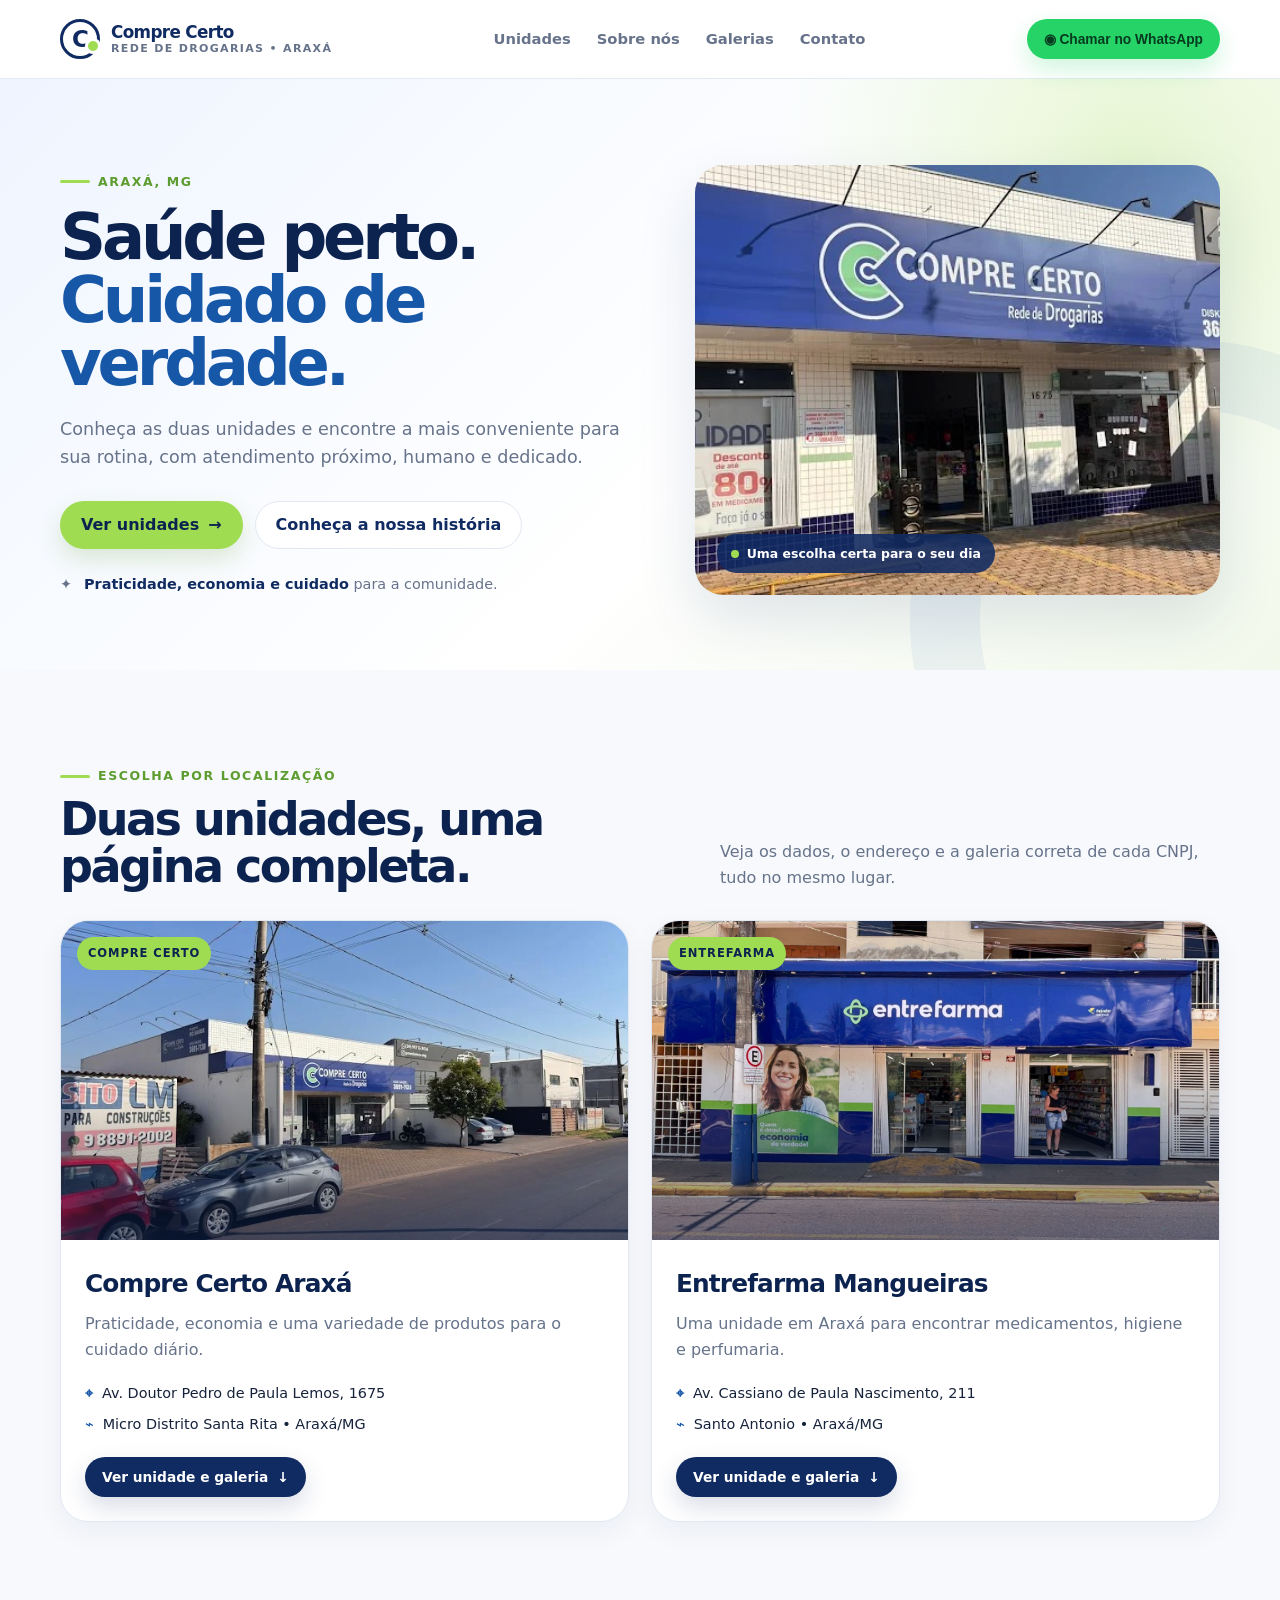
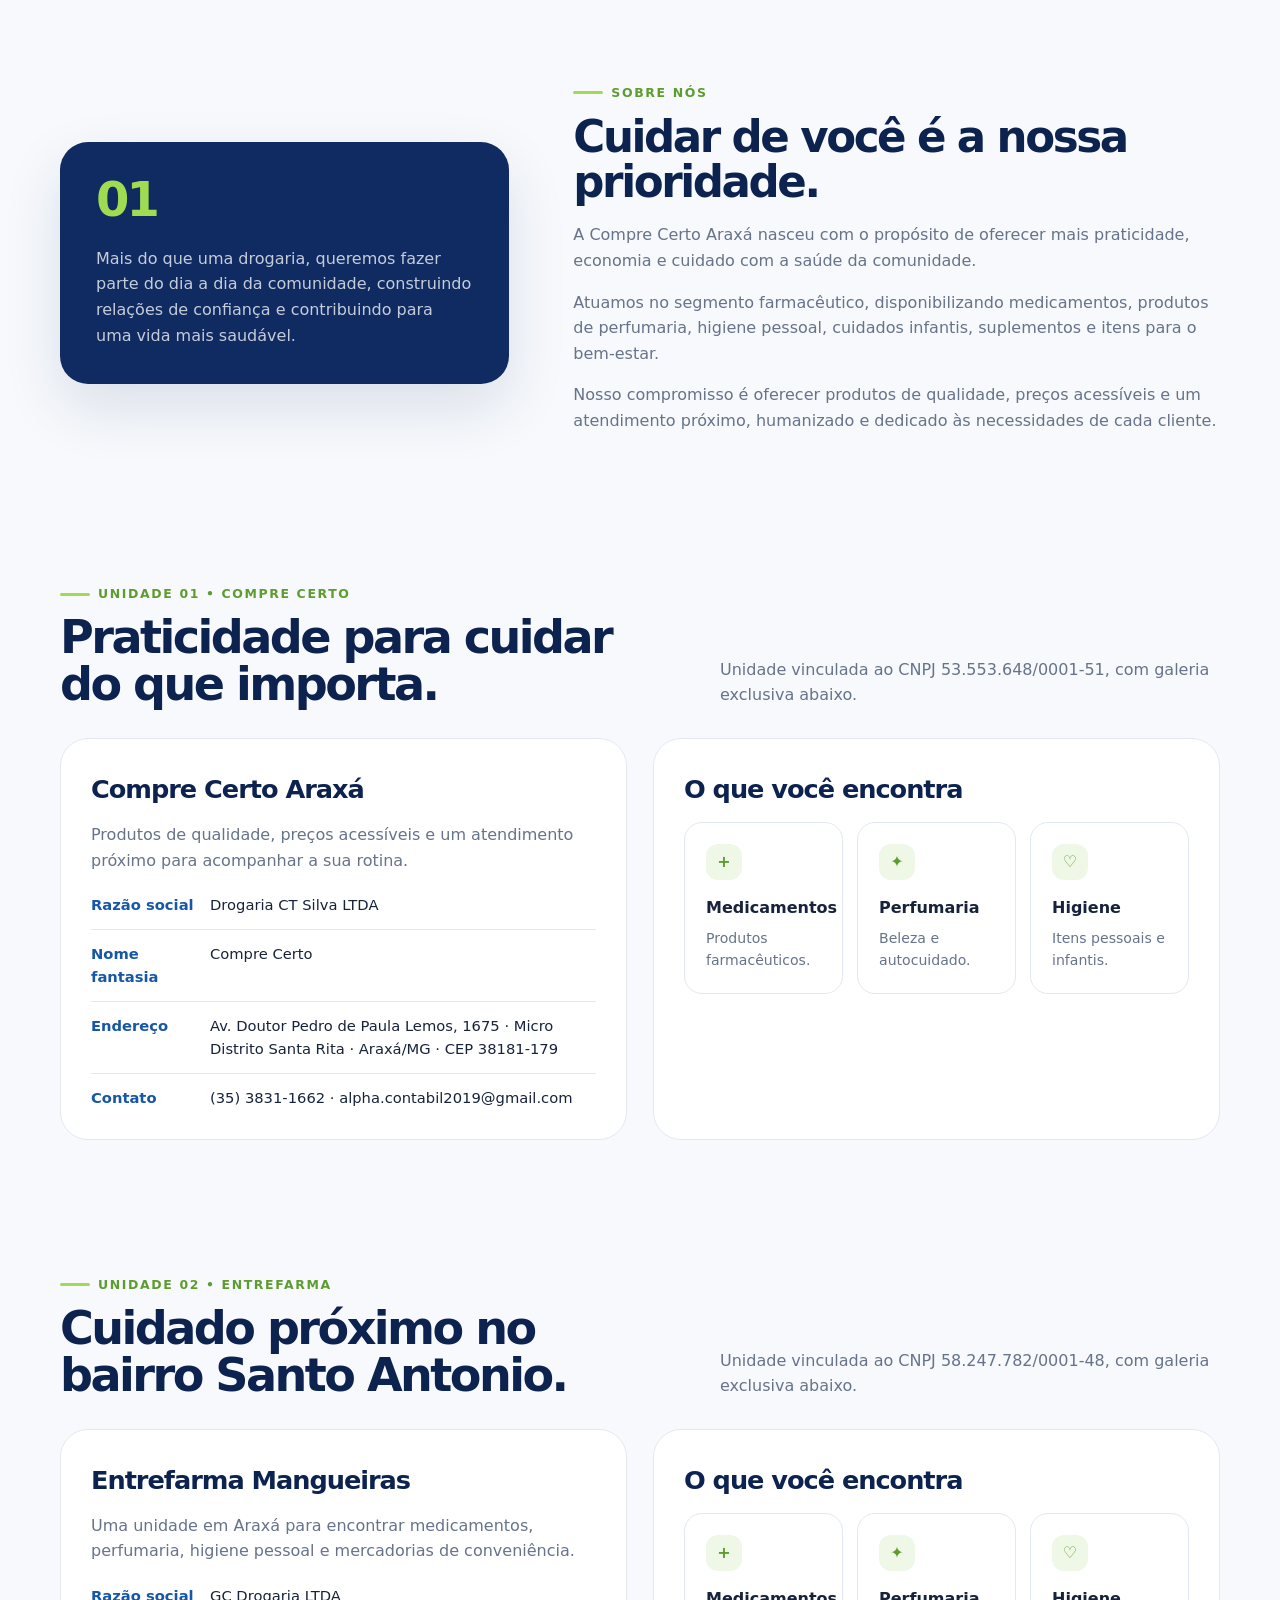
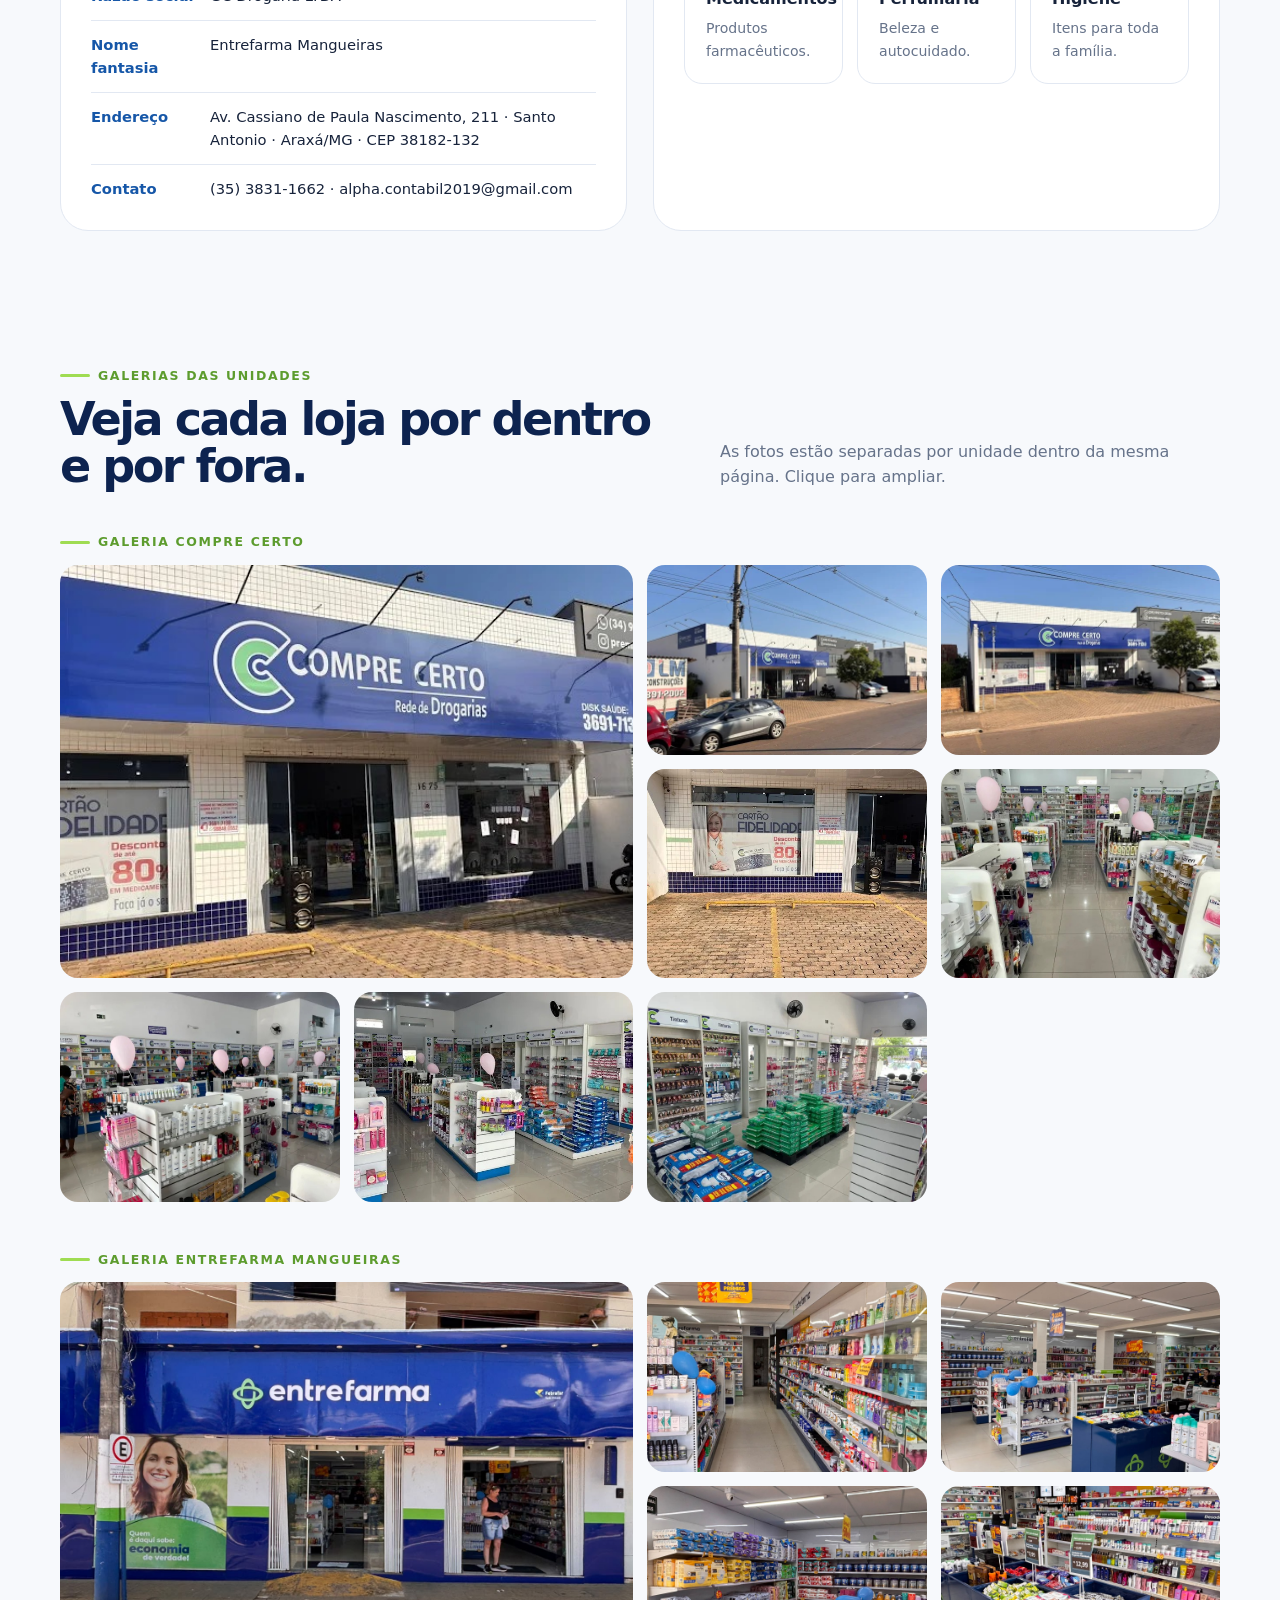
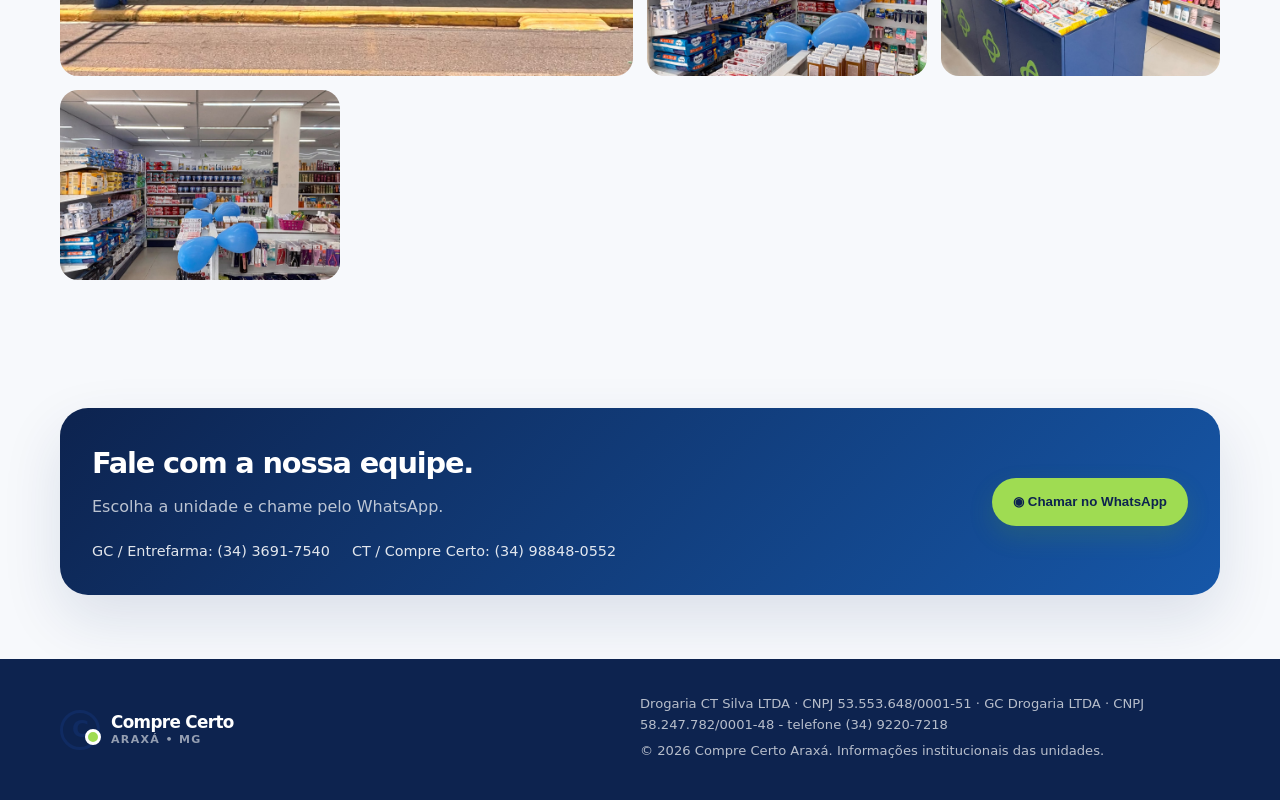
<file: index.html>
<!doctype html>
<html lang="pt-BR">
<head>
  <meta charset="utf-8">
  <meta name="viewport" content="width=device-width, initial-scale=1">
  <title>Compre Certo Araxá | Nossas unidades</title>
  <meta name="description" content="Conheça as unidades Compre Certo e Entrefarma em Araxá. Endereços, informações e galerias das duas drogarias.">
  <link rel="canonical" href="https://comprecertoanaantonia.com.br/">
  <meta property="og:type" content="website">
  <meta property="og:url" content="https://comprecertoanaantonia.com.br/">
  <meta property="og:title" content="Compre Certo Araxá | Nossas unidades">
  <meta property="og:description" content="Duas unidades em Araxá para cuidar da sua saúde com praticidade e atenção.">
  <meta property="og:image" content="https://comprecertoanaantonia.com.br/img/compre-certo-fachada-03.jpg">
  <link rel="icon" href="img/favicon.svg" type="image/svg+xml">
  <link rel="stylesheet" href="style.css">
</head>
<body>
  <header class="site-header"><div class="nav-wrap"><a class="brand" href="#inicio" aria-label="Compre Certo Araxá - início"><span class="brand-mark">C</span><span class="brand-copy"><span class="brand-name">Compre Certo</span><span class="brand-sub">Rede de drogarias • Araxá</span></span></a><button class="nav-toggle" data-menu-toggle aria-label="Abrir menu" aria-expanded="false">☰</button><nav class="nav-links" data-nav aria-label="Navegação principal"><a href="#unidades">Unidades</a><a href="#sobre">Sobre nós</a><a href="#galerias">Galerias</a><a href="#contato">Contato</a></nav><div class="whatsapp-picker" data-whatsapp-picker><button class="button small whatsapp-button" type="button" data-whatsapp-toggle aria-haspopup="menu" aria-expanded="false">◉ Chamar no WhatsApp</button><div class="whatsapp-menu" data-whatsapp-menu hidden><a href="https://wa.me/553436917540?text=Ol%C3%A1%2C%20quero%20falar%20com%20a%20unidade%20GC%20-%20Entrefarma%20Mangueiras." target="_blank" rel="noopener noreferrer">GC / Entrefarma Mangueiras<small>(34) 3691-7540</small></a><a href="https://wa.me/5534988480552?text=Ol%C3%A1%2C%20quero%20falar%20com%20a%20unidade%20CT%20-%20Compre%20Certo." target="_blank" rel="noopener noreferrer">CT / Compre Certo<small>(34) 98848-0552</small></a></div></div></div></header>

  <main>
    <section class="hero" id="inicio"><div class="container hero-grid"><div><span class="eyebrow">Araxá, MG</span><h1>Saúde perto. <span>Cuidado de verdade.</span></h1><p>Conheça as duas unidades e encontre a mais conveniente para sua rotina, com atendimento próximo, humano e dedicado.</p><div class="hero-actions"><a class="button secondary" href="#unidades">Ver unidades <span aria-hidden="true">→</span></a><a class="button ghost" href="#sobre">Conheça a nossa história</a></div><div class="hero-note"><span aria-hidden="true">✦</span><span><strong>Praticidade, economia e cuidado</strong> para a comunidade.</span></div></div><div class="hero-photo"><img src="img/compre-certo-fachada-03.jpg" alt="Fachada da unidade Compre Certo em Araxá" loading="eager"><span class="photo-tag">Uma escolha certa para o seu dia</span></div></div></section>

    <section class="section" id="unidades"><div class="container"><div class="section-head"><div><span class="eyebrow">Escolha por localização</span><h2>Duas unidades, uma página completa.</h2></div><p>Veja os dados, o endereço e a galeria correta de cada CNPJ, tudo no mesmo lugar.</p></div><div class="unit-grid">
      <article class="unit-card"><div class="unit-card-image"><span class="unit-badge">Compre Certo</span><img src="img/compre-certo-fachada-01.jpg" alt="Fachada da unidade Compre Certo" loading="lazy"></div><div class="unit-card-body"><h3>Compre Certo Araxá</h3><p>Praticidade, economia e uma variedade de produtos para o cuidado diário.</p><div class="unit-meta"><span><b>⌖</b> Av. Doutor Pedro de Paula Lemos, 1675</span><span><b>⌁</b> Micro Distrito Santa Rita • Araxá/MG</span></div><a class="button small" href="#compre-certo">Ver unidade e galeria <span aria-hidden="true">↓</span></a></div></article>
      <article class="unit-card"><div class="unit-card-image"><span class="unit-badge">Entrefarma</span><img src="img/entrefarma-fachada-01.jpg" alt="Fachada da unidade Entrefarma Mangueiras" loading="lazy"></div><div class="unit-card-body"><h3>Entrefarma Mangueiras</h3><p>Uma unidade em Araxá para encontrar medicamentos, higiene e perfumaria.</p><div class="unit-meta"><span><b>⌖</b> Av. Cassiano de Paula Nascimento, 211</span><span><b>⌁</b> Santo Antonio • Araxá/MG</span></div><a class="button small" href="#entrefarma">Ver unidade e galeria <span aria-hidden="true">↓</span></a></div></article>
    </div></div></section>

    <section class="section compact" id="sobre"><div class="container about-grid"><div class="about-card"><strong>01</strong><p>Mais do que uma drogaria, queremos fazer parte do dia a dia da comunidade, construindo relações de confiança e contribuindo para uma vida mais saudável.</p></div><div class="about-copy"><span class="eyebrow">Sobre nós</span><h2>Cuidar de você é a nossa prioridade.</h2><p>A Compre Certo Araxá nasceu com o propósito de oferecer mais praticidade, economia e cuidado com a saúde da comunidade.</p><p>Atuamos no segmento farmacêutico, disponibilizando medicamentos, produtos de perfumaria, higiene pessoal, cuidados infantis, suplementos e itens para o bem-estar.</p><p>Nosso compromisso é oferecer produtos de qualidade, preços acessíveis e um atendimento próximo, humanizado e dedicado às necessidades de cada cliente.</p></div></div></section>

    <section class="section compact" id="compre-certo"><div class="container"><div class="section-head"><div><span class="eyebrow">Unidade 01 • Compre Certo</span><h2>Praticidade para cuidar do que importa.</h2></div><p>Unidade vinculada ao CNPJ 53.553.648/0001-51, com galeria exclusiva abaixo.</p></div><div class="split-grid"><article class="info-card"><h2>Compre Certo Araxá</h2><p>Produtos de qualidade, preços acessíveis e um atendimento próximo para acompanhar a sua rotina.</p><div class="facts"><div class="fact"><strong>Razão social</strong><span>Drogaria CT Silva LTDA</span></div><div class="fact"><strong>Nome fantasia</strong><span>Compre Certo</span></div><div class="fact"><strong>Endereço</strong><span>Av. Doutor Pedro de Paula Lemos, 1675 · Micro Distrito Santa Rita · Araxá/MG · CEP 38181-179</span></div><div class="fact"><strong>Contato</strong><span>(35) 3831-1662 · alpha.contabil2019@gmail.com</span></div></div></article><article class="info-card"><h2>O que você encontra</h2><div class="category-grid"><div class="category"><div class="category-icon">+</div><h3>Medicamentos</h3><p>Produtos farmacêuticos.</p></div><div class="category"><div class="category-icon">✦</div><h3>Perfumaria</h3><p>Beleza e autocuidado.</p></div><div class="category"><div class="category-icon">♡</div><h3>Higiene</h3><p>Itens pessoais e infantis.</p></div></div></article></div></div></section>

    <section class="section compact" id="entrefarma"><div class="container"><div class="section-head"><div><span class="eyebrow">Unidade 02 • Entrefarma</span><h2>Cuidado próximo no bairro Santo Antonio.</h2></div><p>Unidade vinculada ao CNPJ 58.247.782/0001-48, com galeria exclusiva abaixo.</p></div><div class="split-grid"><article class="info-card"><h2>Entrefarma Mangueiras</h2><p>Uma unidade em Araxá para encontrar medicamentos, perfumaria, higiene pessoal e mercadorias de conveniência.</p><div class="facts"><div class="fact"><strong>Razão social</strong><span>GC Drogaria LTDA</span></div><div class="fact"><strong>Nome fantasia</strong><span>Entrefarma Mangueiras</span></div><div class="fact"><strong>Endereço</strong><span>Av. Cassiano de Paula Nascimento, 211 · Santo Antonio · Araxá/MG · CEP 38182-132</span></div><div class="fact"><strong>Contato</strong><span>(35) 3831-1662 · alpha.contabil2019@gmail.com</span></div></div></article><article class="info-card"><h2>O que você encontra</h2><div class="category-grid"><div class="category"><div class="category-icon">+</div><h3>Medicamentos</h3><p>Produtos farmacêuticos.</p></div><div class="category"><div class="category-icon">✦</div><h3>Perfumaria</h3><p>Beleza e autocuidado.</p></div><div class="category"><div class="category-icon">♡</div><h3>Higiene</h3><p>Itens para toda a família.</p></div></div></article></div></div></section>

    <section class="section compact" id="galerias"><div class="container"><div class="section-head"><div><span class="eyebrow">Galerias das unidades</span><h2>Veja cada loja por dentro e por fora.</h2></div><p>As fotos estão separadas por unidade dentro da mesma página. Clique para ampliar.</p></div><h3 class="eyebrow">Galeria Compre Certo</h3><div class="gallery" aria-label="Galeria da unidade Compre Certo"><button class="gallery-item" data-gallery-item data-full="img/compre-certo-fachada-03.jpg" data-caption="Fachada da unidade Compre Certo"><img src="img/compre-certo-fachada-03.jpg" alt="Fachada da unidade Compre Certo" loading="lazy"></button><button class="gallery-item" data-gallery-item data-full="img/compre-certo-fachada-01.jpg" data-caption="Fachada da unidade Compre Certo"><img src="img/compre-certo-fachada-01.jpg" alt="Fachada da unidade Compre Certo" loading="lazy"></button><button class="gallery-item" data-gallery-item data-full="img/compre-certo-fachada-02.jpg" data-caption="Fachada da unidade Compre Certo"><img src="img/compre-certo-fachada-02.jpg" alt="Fachada da unidade Compre Certo" loading="lazy"></button><button class="gallery-item" data-gallery-item data-full="img/compre-certo-fachada-04.jpg" data-caption="Entrada da unidade Compre Certo"><img src="img/compre-certo-fachada-04.jpg" alt="Entrada da unidade Compre Certo" loading="lazy"></button><button class="gallery-item" data-gallery-item data-full="img/compre-certo-interior-01.jpg" data-caption="Área interna da unidade Compre Certo"><img src="img/compre-certo-interior-01.jpg" alt="Área interna da unidade Compre Certo" loading="lazy"></button><button class="gallery-item" data-gallery-item data-full="img/compre-certo-interior-02.jpg" data-caption="Produtos e corredores da unidade Compre Certo"><img src="img/compre-certo-interior-02.jpg" alt="Produtos e corredores da unidade Compre Certo" loading="lazy"></button><button class="gallery-item" data-gallery-item data-full="img/compre-certo-interior-03.jpg" data-caption="Área de perfumaria da unidade Compre Certo"><img src="img/compre-certo-interior-03.jpg" alt="Área de perfumaria da unidade Compre Certo" loading="lazy"></button><button class="gallery-item" data-gallery-item data-full="img/compre-certo-interior-04.jpg" data-caption="Área de higiene e cuidados da unidade Compre Certo"><img src="img/compre-certo-interior-04.jpg" alt="Área de higiene e cuidados da unidade Compre Certo" loading="lazy"></button></div><h3 class="eyebrow" style="margin-top:48px">Galeria Entrefarma Mangueiras</h3><div class="gallery" aria-label="Galeria da unidade Entrefarma Mangueiras"><button class="gallery-item" data-gallery-item data-full="img/entrefarma-fachada-01.jpg" data-caption="Fachada da unidade Entrefarma Mangueiras"><img src="img/entrefarma-fachada-01.jpg" alt="Fachada da unidade Entrefarma Mangueiras" loading="lazy"></button><button class="gallery-item" data-gallery-item data-full="img/entrefarma-interior-01.jpg" data-caption="Corredor da unidade Entrefarma Mangueiras"><img src="img/entrefarma-interior-01.jpg" alt="Corredor da unidade Entrefarma Mangueiras" loading="lazy"></button><button class="gallery-item" data-gallery-item data-full="img/entrefarma-interior-02.jpg" data-caption="Área interna da unidade Entrefarma Mangueiras"><img src="img/entrefarma-interior-02.jpg" alt="Área interna da unidade Entrefarma Mangueiras" loading="lazy"></button><button class="gallery-item" data-gallery-item data-full="img/entrefarma-interior-03.jpg" data-caption="Cuidados pessoais na unidade Entrefarma Mangueiras"><img src="img/entrefarma-interior-03.jpg" alt="Cuidados pessoais na unidade Entrefarma Mangueiras" loading="lazy"></button><button class="gallery-item" data-gallery-item data-full="img/entrefarma-interior-04.jpg" data-caption="Perfumaria da unidade Entrefarma Mangueiras"><img src="img/entrefarma-interior-04.jpg" alt="Perfumaria da unidade Entrefarma Mangueiras" loading="lazy"></button><button class="gallery-item" data-gallery-item data-full="img/entrefarma-interior-05.jpg" data-caption="Higiene e cuidados infantis na unidade Entrefarma Mangueiras"><img src="img/entrefarma-interior-05.jpg" alt="Higiene e cuidados infantis na unidade Entrefarma Mangueiras" loading="lazy"></button></div></div></section>

    <section class="section compact" id="contato"><div class="container"><div class="contact-band"><div class="contact-band-grid"><div><h2>Fale com a nossa equipe.</h2><p>Escolha a unidade e chame pelo WhatsApp.</p><div class="contact-data"><span>GC / Entrefarma: (34) 3691-7540</span><span>CT / Compre Certo: (34) 98848-0552</span></div></div><div class="whatsapp-picker" data-whatsapp-picker><button class="button secondary whatsapp-button" type="button" data-whatsapp-toggle aria-haspopup="menu" aria-expanded="false">◉ Chamar no WhatsApp</button><div class="whatsapp-menu" data-whatsapp-menu hidden><a href="https://wa.me/553436917540?text=Ol%C3%A1%2C%20quero%20falar%20com%20a%20unidade%20GC%20-%20Entrefarma%20Mangueiras." target="_blank" rel="noopener noreferrer">GC / Entrefarma Mangueiras<small>(34) 3691-7540</small></a><a href="https://wa.me/5534988480552?text=Ol%C3%A1%2C%20quero%20falar%20com%20a%20unidade%20CT%20-%20Compre%20Certo." target="_blank" rel="noopener noreferrer">CT / Compre Certo<small>(34) 98848-0552</small></a></div></div></div></div></div></section>
  </main>

  <footer class="site-footer"><div class="container footer-grid"><a class="brand" href="#inicio"><span class="brand-mark">C</span><span class="brand-copy"><span class="brand-name">Compre Certo</span><span class="brand-sub">Araxá • MG</span></span></a><div class="footer-text"><p>Drogaria CT Silva LTDA · CNPJ 53.553.648/0001-51 · GC Drogaria LTDA · CNPJ 58.247.782/0001-48 - telefone (34) 9220-7218</p><p>© <span data-year></span> Compre Certo Araxá. Informações institucionais das unidades.</p></div></div></footer>

  <div class="modal" data-modal aria-hidden="true"><div class="modal-content"><button class="modal-close" data-modal-close aria-label="Fechar imagem">×</button><button class="modal-arrow prev" data-modal-prev aria-label="Foto anterior">←</button><img class="modal-image" data-modal-image alt=""><button class="modal-arrow next" data-modal-next aria-label="Próxima foto">→</button><div class="modal-caption" data-modal-caption></div></div></div>
  <script src="script.js"></script>
</body>
</html>
</file>
<file: style.css>
:root {
  --navy: #102b62;
  --blue: #1657a8;
  --blue-dark: #0d234f;
  --green: #9fdc52;
  --green-dark: #5d9c2e;
  --ink: #17233b;
  --muted: #66738a;
  --paper: #f7f9fc;
  --white: #ffffff;
  --line: #e2e8f2;
  --shadow: 0 24px 60px rgba(16, 43, 98, 0.12);
  --radius-lg: 28px;
  --radius-md: 18px;
}

* { box-sizing: border-box; }

html { scroll-behavior: smooth; }
section[id] { scroll-margin-top: 96px; }

body {
  margin: 0;
  color: var(--ink);
  background: var(--paper);
  font-family: Inter, ui-sans-serif, system-ui, -apple-system, BlinkMacSystemFont, "Segoe UI", sans-serif;
  line-height: 1.6;
}

body.modal-open { overflow: hidden; }

a { color: inherit; text-decoration: none; }

img { display: block; max-width: 100%; }

.site-header {
  position: sticky;
  top: 0;
  z-index: 20;
  border-bottom: 1px solid rgba(226, 232, 242, 0.9);
  background: rgba(255, 255, 255, 0.9);
  backdrop-filter: blur(18px);
}

.nav-wrap,
.container {
  width: min(1160px, calc(100% - 40px));
  margin: 0 auto;
}

.nav-wrap {
  min-height: 78px;
  display: flex;
  align-items: center;
  justify-content: space-between;
  gap: 24px;
}

.brand {
  display: inline-flex;
  align-items: center;
  gap: 11px;
  color: var(--navy);
  font-weight: 900;
  letter-spacing: -0.04em;
  line-height: 1;
}

.brand-mark {
  width: 40px;
  height: 40px;
  position: relative;
  display: grid;
  place-items: center;
  border: 3px solid var(--navy);
  border-radius: 50%;
  color: var(--navy);
  font-size: 23px;
  font-weight: 900;
}

.brand-mark::after {
  content: "";
  position: absolute;
  width: 10px;
  height: 10px;
  right: -4px;
  bottom: 2px;
  border: 3px solid var(--white);
  border-radius: 50%;
  background: var(--green);
}

.brand-copy { display: grid; gap: 3px; }
.brand-name { font-size: 1.05rem; }
.brand-sub { color: var(--muted); font-size: 0.69rem; font-weight: 700; letter-spacing: 0.12em; text-transform: uppercase; }

.nav-links { display: flex; align-items: center; gap: 26px; color: var(--muted); font-size: 0.92rem; font-weight: 700; }
.nav-links a:hover { color: var(--blue); }
.nav-toggle { display: none; border: 0; background: transparent; color: var(--navy); font-size: 1.8rem; cursor: pointer; }

.button {
  display: inline-flex;
  align-items: center;
  justify-content: center;
  gap: 9px;
  min-height: 48px;
  padding: 0 20px;
  border: 1px solid transparent;
  border-radius: 999px;
  background: var(--navy);
  color: var(--white);
  font-weight: 800;
  box-shadow: 0 10px 24px rgba(16, 43, 98, 0.16);
  transition: transform .2s ease, box-shadow .2s ease, background .2s ease;
}

.button:hover { transform: translateY(-2px); box-shadow: 0 14px 28px rgba(16, 43, 98, 0.2); }
.button.secondary { background: var(--green); color: var(--blue-dark); box-shadow: 0 10px 24px rgba(93, 156, 46, 0.2); }
.button.ghost { border-color: var(--line); background: var(--white); color: var(--navy); box-shadow: none; }
.button.small { min-height: 40px; padding: 0 16px; font-size: .86rem; }

.whatsapp-picker { position: relative; display: inline-flex; }
.whatsapp-button { background: #25d366; color: #073b20; box-shadow: 0 10px 24px rgba(37, 211, 102, .22); }
.whatsapp-button:hover { background: #1fbd59; box-shadow: 0 14px 28px rgba(37, 211, 102, .28); }
.whatsapp-menu { position: absolute; top: calc(100% + 10px); right: 0; z-index: 40; width: 300px; padding: 8px; border: 1px solid var(--line); border-radius: 16px; background: var(--white); box-shadow: var(--shadow); }
.whatsapp-menu[hidden] { display: none; }
.whatsapp-menu a { display: grid; gap: 2px; padding: 12px 13px; border-radius: 11px; color: var(--ink); font-size: .85rem; font-weight: 800; }
.whatsapp-menu a:hover { background: #effaf3; color: #128c45; }
.whatsapp-menu small { color: var(--muted); font-size: .76rem; font-weight: 700; }

.hero {
  position: relative;
  overflow: hidden;
  padding: 86px 0 74px;
  background: radial-gradient(circle at 88% 14%, rgba(159, 220, 82, .25), transparent 28%), linear-gradient(135deg, #eff5ff 0%, #ffffff 58%, #f2f9eb 100%);
}

.hero::after {
  content: "";
  width: 420px;
  height: 420px;
  position: absolute;
  right: -190px;
  bottom: -230px;
  border: 70px solid rgba(22, 87, 168, 0.06);
  border-radius: 50%;
}

.hero-grid { position: relative; z-index: 1; display: grid; grid-template-columns: 1.05fr .95fr; align-items: center; gap: 54px; }
.eyebrow { display: inline-flex; align-items: center; gap: 8px; color: var(--green-dark); font-size: .78rem; font-weight: 900; letter-spacing: .13em; text-transform: uppercase; }
.eyebrow::before { content: ""; width: 30px; height: 3px; border-radius: 99px; background: var(--green); }
.hero h1 { max-width: 700px; margin: 15px 0 20px; color: var(--blue-dark); font-size: clamp(2.55rem, 5vw, 5rem); line-height: .98; letter-spacing: -.065em; }
.hero h1 span { color: var(--blue); }
.hero p { max-width: 620px; margin: 0; color: var(--muted); font-size: 1.1rem; }
.hero-actions { display: flex; flex-wrap: wrap; gap: 12px; margin-top: 30px; }
.hero-note { display: flex; gap: 12px; align-items: center; margin-top: 24px; color: var(--muted); font-size: .9rem; }
.hero-note strong { color: var(--navy); }

.hero-photo { position: relative; min-height: 430px; }
.hero-photo img { width: 100%; height: 430px; object-fit: cover; border-radius: var(--radius-lg); box-shadow: var(--shadow); }
.photo-tag { position: absolute; left: 22px; bottom: 22px; display: inline-flex; align-items: center; gap: 8px; padding: 10px 14px; border-radius: 999px; background: rgba(16, 43, 98, .88); color: var(--white); font-size: .78rem; font-weight: 800; }
.photo-tag::before { content: ""; width: 8px; height: 8px; border-radius: 50%; background: var(--green); }

.section { padding: 90px 0; }
.section.compact { padding: 64px 0; }
.section-head { display: flex; align-items: end; justify-content: space-between; gap: 24px; margin-bottom: 30px; }
.section-head h2 { max-width: 620px; margin: 10px 0 0; color: var(--blue-dark); font-size: clamp(2rem, 3.6vw, 3.25rem); line-height: 1.02; letter-spacing: -.055em; }
.section-head p { max-width: 500px; margin: 0; color: var(--muted); }

.unit-grid { display: grid; grid-template-columns: repeat(2, minmax(0, 1fr)); gap: 22px; }
.unit-card { overflow: hidden; border: 1px solid var(--line); border-radius: var(--radius-lg); background: var(--white); box-shadow: 0 10px 28px rgba(16, 43, 98, .05); transition: transform .2s ease, box-shadow .2s ease; }
.unit-card:hover { transform: translateY(-5px); box-shadow: var(--shadow); }
.unit-card-image { position: relative; aspect-ratio: 16 / 9; overflow: hidden; }
.unit-card-image img { width: 100%; height: 100%; object-fit: cover; transition: transform .35s ease; }
.unit-card:hover .unit-card-image img { transform: scale(1.04); }
.unit-card-image::after { content: ""; position: absolute; inset: 0; background: linear-gradient(180deg, transparent 50%, rgba(13, 35, 79, .56)); }
.unit-badge { position: absolute; z-index: 1; top: 16px; left: 16px; padding: 7px 11px; border-radius: 999px; background: var(--green); color: var(--blue-dark); font-size: .72rem; font-weight: 900; letter-spacing: .08em; text-transform: uppercase; }
.unit-card-body { padding: 24px; }
.unit-card h3 { margin: 0 0 7px; color: var(--blue-dark); font-size: 1.55rem; letter-spacing: -.035em; }
.unit-card p { margin: 0 0 20px; color: var(--muted); }
.unit-meta { display: grid; gap: 8px; margin-bottom: 21px; color: var(--ink); font-size: .9rem; }
.unit-meta span { display: flex; align-items: start; gap: 9px; }
.unit-meta b { color: var(--blue); }

.about-grid { display: grid; grid-template-columns: .82fr 1.18fr; align-items: center; gap: 64px; }
.about-card { padding: 36px; border-radius: var(--radius-lg); background: var(--navy); color: var(--white); box-shadow: var(--shadow); }
.about-card strong { display: block; margin-bottom: 25px; color: var(--green); font-size: 3rem; line-height: .9; letter-spacing: -.06em; }
.about-card p { margin: 0; color: rgba(255,255,255,.76); }
.about-copy h2 { margin: 12px 0 18px; color: var(--blue-dark); font-size: clamp(2rem, 3.4vw, 3.25rem); line-height: 1.03; letter-spacing: -.055em; }
.about-copy p { margin: 0 0 16px; color: var(--muted); }

.category-grid { display: grid; grid-template-columns: repeat(3, minmax(0, 1fr)); gap: 14px; }
.category { padding: 21px; border: 1px solid var(--line); border-radius: var(--radius-md); background: var(--white); }
.category-icon { width: 36px; height: 36px; display: grid; place-items: center; margin-bottom: 15px; border-radius: 12px; background: #eff8e6; color: var(--green-dark); font-weight: 900; }
.category h3 { margin: 0 0 6px; font-size: 1rem; }
.category p { margin: 0; color: var(--muted); font-size: .88rem; }

.contact-band { padding: 32px; border-radius: var(--radius-lg); background: linear-gradient(135deg, var(--blue-dark), var(--blue)); color: var(--white); box-shadow: var(--shadow); }
.contact-band-grid { display: flex; align-items: center; justify-content: space-between; gap: 24px; }
.contact-band .whatsapp-menu { top: auto; bottom: calc(100% + 10px); }
.contact-band h2 { margin: 0 0 8px; font-size: 1.8rem; letter-spacing: -.04em; }
.contact-band p { margin: 0; color: rgba(255,255,255,.72); }
.contact-data { display: flex; flex-wrap: wrap; gap: 12px 22px; margin-top: 20px; color: rgba(255,255,255,.88); font-size: .9rem; }

.page-hero { padding: 60px 0 50px; background: linear-gradient(135deg, #edf4ff, #ffffff 58%, #f3f9ed); }
.page-hero-grid { display: grid; grid-template-columns: .94fr 1.06fr; align-items: center; gap: 50px; }
.page-hero h1 { margin: 12px 0 15px; color: var(--blue-dark); font-size: clamp(2.5rem, 5vw, 4.7rem); line-height: .98; letter-spacing: -.065em; }
.page-hero p { max-width: 610px; margin: 0; color: var(--muted); font-size: 1.08rem; }
.page-hero-photo img { width: 100%; height: 380px; object-fit: cover; border-radius: var(--radius-lg); box-shadow: var(--shadow); }
.crumb { display: inline-flex; align-items: center; gap: 7px; margin-bottom: 16px; color: var(--blue); font-size: .82rem; font-weight: 800; }

.split-grid { display: grid; grid-template-columns: 1fr 1fr; gap: 26px; }
.info-card { padding: 30px; border: 1px solid var(--line); border-radius: var(--radius-lg); background: var(--white); }
.info-card h2 { margin: 0 0 12px; color: var(--blue-dark); font-size: 1.6rem; letter-spacing: -.04em; }
.info-card p { margin: 0; color: var(--muted); }
.facts { display: grid; gap: 12px; margin-top: 20px; }
.fact { display: grid; grid-template-columns: 105px 1fr; gap: 14px; padding-bottom: 12px; border-bottom: 1px solid var(--line); font-size: .92rem; }
.fact:last-child { padding-bottom: 0; border-bottom: 0; }
.fact strong { color: var(--blue); }

.gallery { display: grid; grid-template-columns: repeat(4, minmax(0, 1fr)); gap: 14px; }
.gallery-item { position: relative; overflow: hidden; min-height: 190px; padding: 0; border: 0; border-radius: var(--radius-md); background: #dce7f5; cursor: pointer; }
.gallery-item:first-child { grid-column: span 2; grid-row: span 2; }
.gallery-item img { width: 100%; height: 100%; min-height: 190px; object-fit: cover; transition: transform .35s ease; }
.gallery-item::after { content: "Ampliar foto"; position: absolute; right: 12px; bottom: 12px; padding: 6px 9px; border-radius: 999px; background: rgba(13,35,79,.78); color: var(--white); font-size: .7rem; font-weight: 800; opacity: 0; transition: opacity .2s ease; }
.gallery-item:hover img { transform: scale(1.06); }
.gallery-item:hover::after { opacity: 1; }

.site-footer { padding: 34px 0; background: var(--blue-dark); color: rgba(255,255,255,.7); }
.footer-grid { display: flex; align-items: center; justify-content: space-between; gap: 25px; }
.site-footer .brand { color: var(--white); }
.site-footer .brand-sub { color: rgba(255,255,255,.56); }
.footer-text { max-width: 580px; font-size: .82rem; }
.footer-text p { margin: 0 0 5px; }

.modal { position: fixed; inset: 0; z-index: 60; display: grid; place-items: center; padding: 24px; background: rgba(4, 15, 36, .88); opacity: 0; pointer-events: none; transition: opacity .2s ease; }
.modal.is-open { opacity: 1; pointer-events: auto; }
.modal-content { position: relative; width: min(980px, 100%); }
.modal-image { width: 100%; max-height: 78vh; object-fit: contain; border-radius: 16px; background: #091a39; }
.modal-caption { margin-top: 10px; color: rgba(255,255,255,.78); text-align: center; font-size: .88rem; }
.modal-close { position: absolute; top: -14px; right: -14px; width: 40px; height: 40px; border: 0; border-radius: 50%; background: var(--green); color: var(--blue-dark); font-size: 1.4rem; font-weight: 900; cursor: pointer; }
.modal-arrow { position: absolute; top: calc(50% - 20px); width: 42px; height: 42px; border: 0; border-radius: 50%; background: rgba(255,255,255,.9); color: var(--blue-dark); font-size: 1.25rem; cursor: pointer; }
.modal-arrow.prev { left: -56px; }
.modal-arrow.next { right: -56px; }

@media (max-width: 840px) {
  .nav-links { position: absolute; top: 78px; left: 20px; right: 20px; display: none; flex-direction: column; align-items: stretch; gap: 0; padding: 8px; border: 1px solid var(--line); border-radius: 16px; background: var(--white); box-shadow: var(--shadow); }
  .nav-links.is-open { display: flex; }
  .nav-links a { padding: 13px 14px; }
  .nav-toggle { display: block; }
  .nav-wrap > .button { display: none; }
  .nav-wrap > .whatsapp-picker { display: none; }
  .hero-grid, .page-hero-grid, .about-grid, .split-grid { grid-template-columns: 1fr; gap: 32px; }
  .hero { padding-top: 62px; }
  .hero-photo, .hero-photo img { min-height: 320px; height: 320px; }
  .section { padding: 70px 0; }
  .section-head, .contact-band-grid, .footer-grid { align-items: start; flex-direction: column; }
  .section-head { display: flex; }
  .unit-grid { grid-template-columns: 1fr; }
  .page-hero-photo img { height: 320px; }
  .gallery { grid-template-columns: repeat(2, minmax(0, 1fr)); }
  .gallery-item:first-child { grid-column: span 2; grid-row: auto; }
  .modal-arrow.prev { left: 8px; }
  .modal-arrow.next { right: 8px; }
}

@media (max-width: 540px) {
  .nav-wrap, .container { width: min(100% - 28px, 1160px); }
  .brand-sub { display: none; }
  .hero h1 { font-size: 2.8rem; }
  .hero p, .page-hero p { font-size: 1rem; }
  .about-card, .info-card, .contact-band { padding: 24px; }
  .category-grid { grid-template-columns: 1fr; }
  .gallery { gap: 9px; }
  .gallery-item, .gallery-item img { min-height: 145px; }
  .fact { grid-template-columns: 1fr; gap: 2px; }
}
</file>
